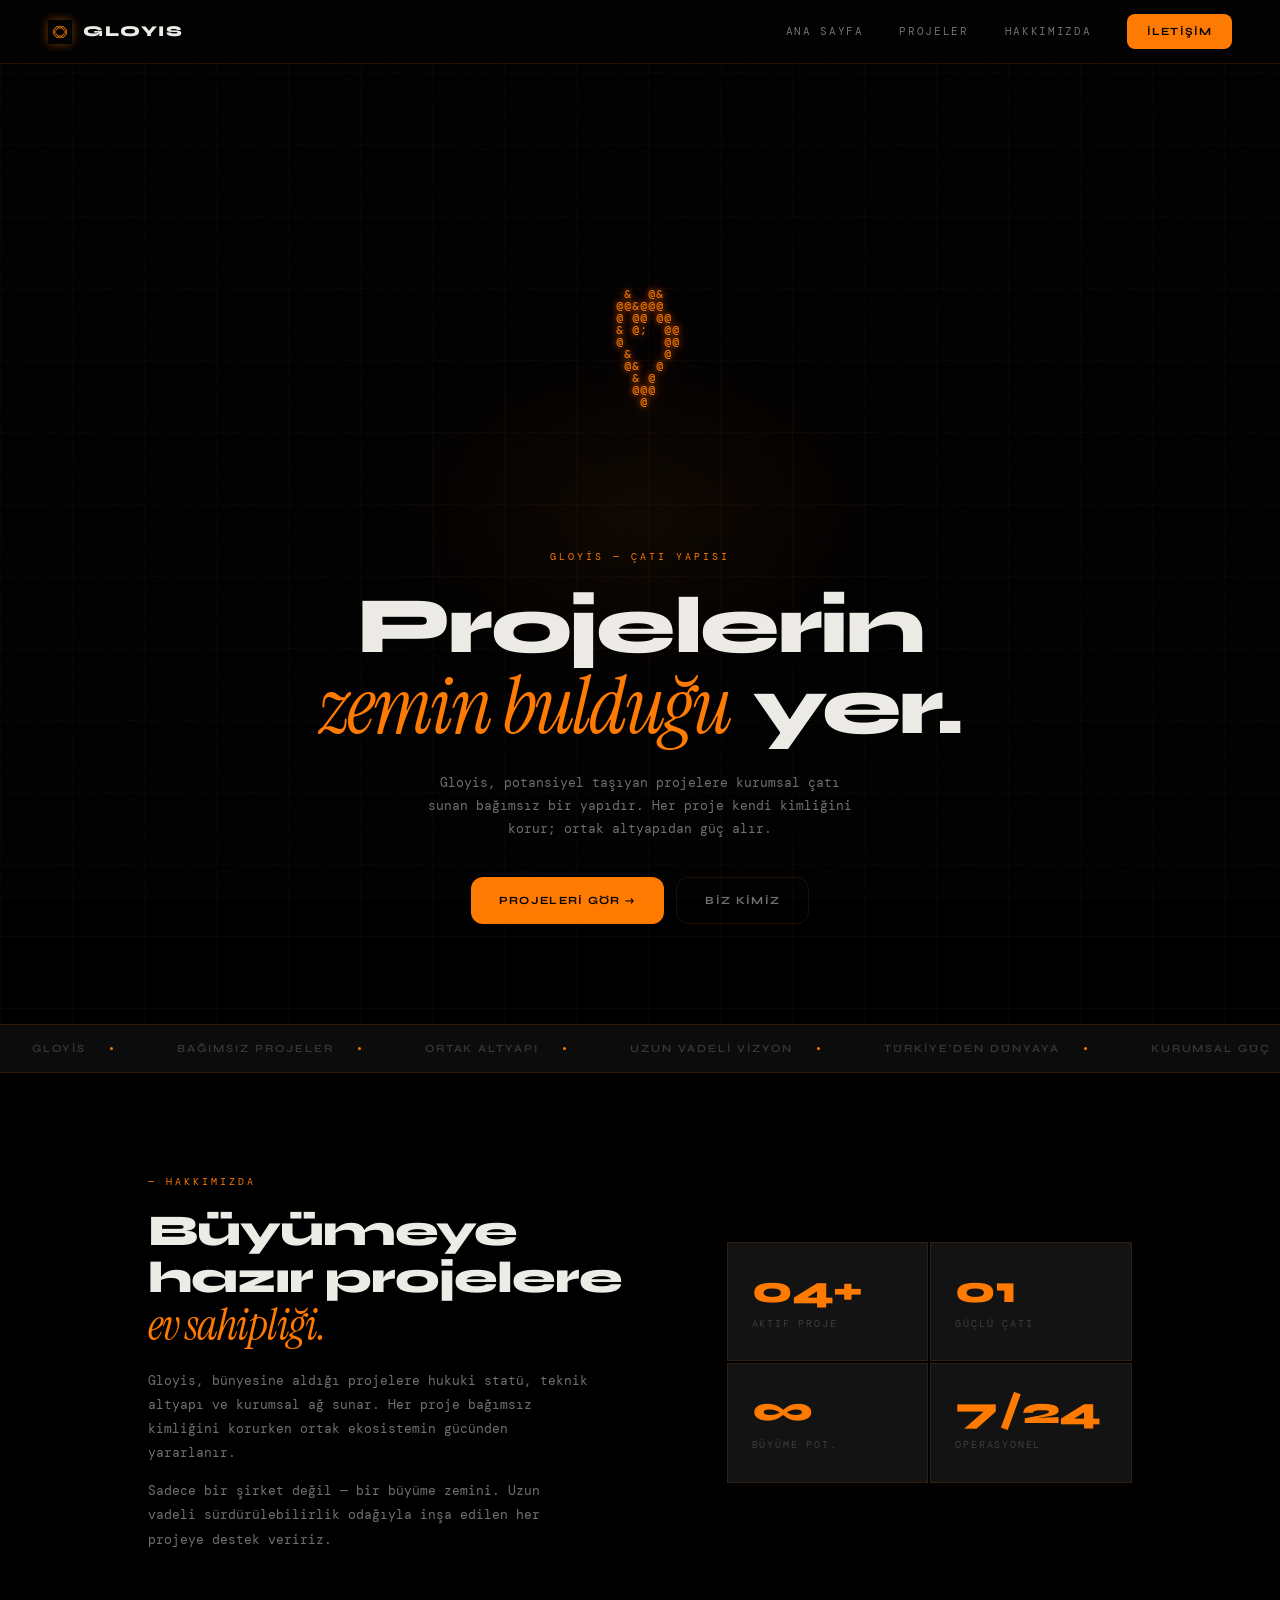
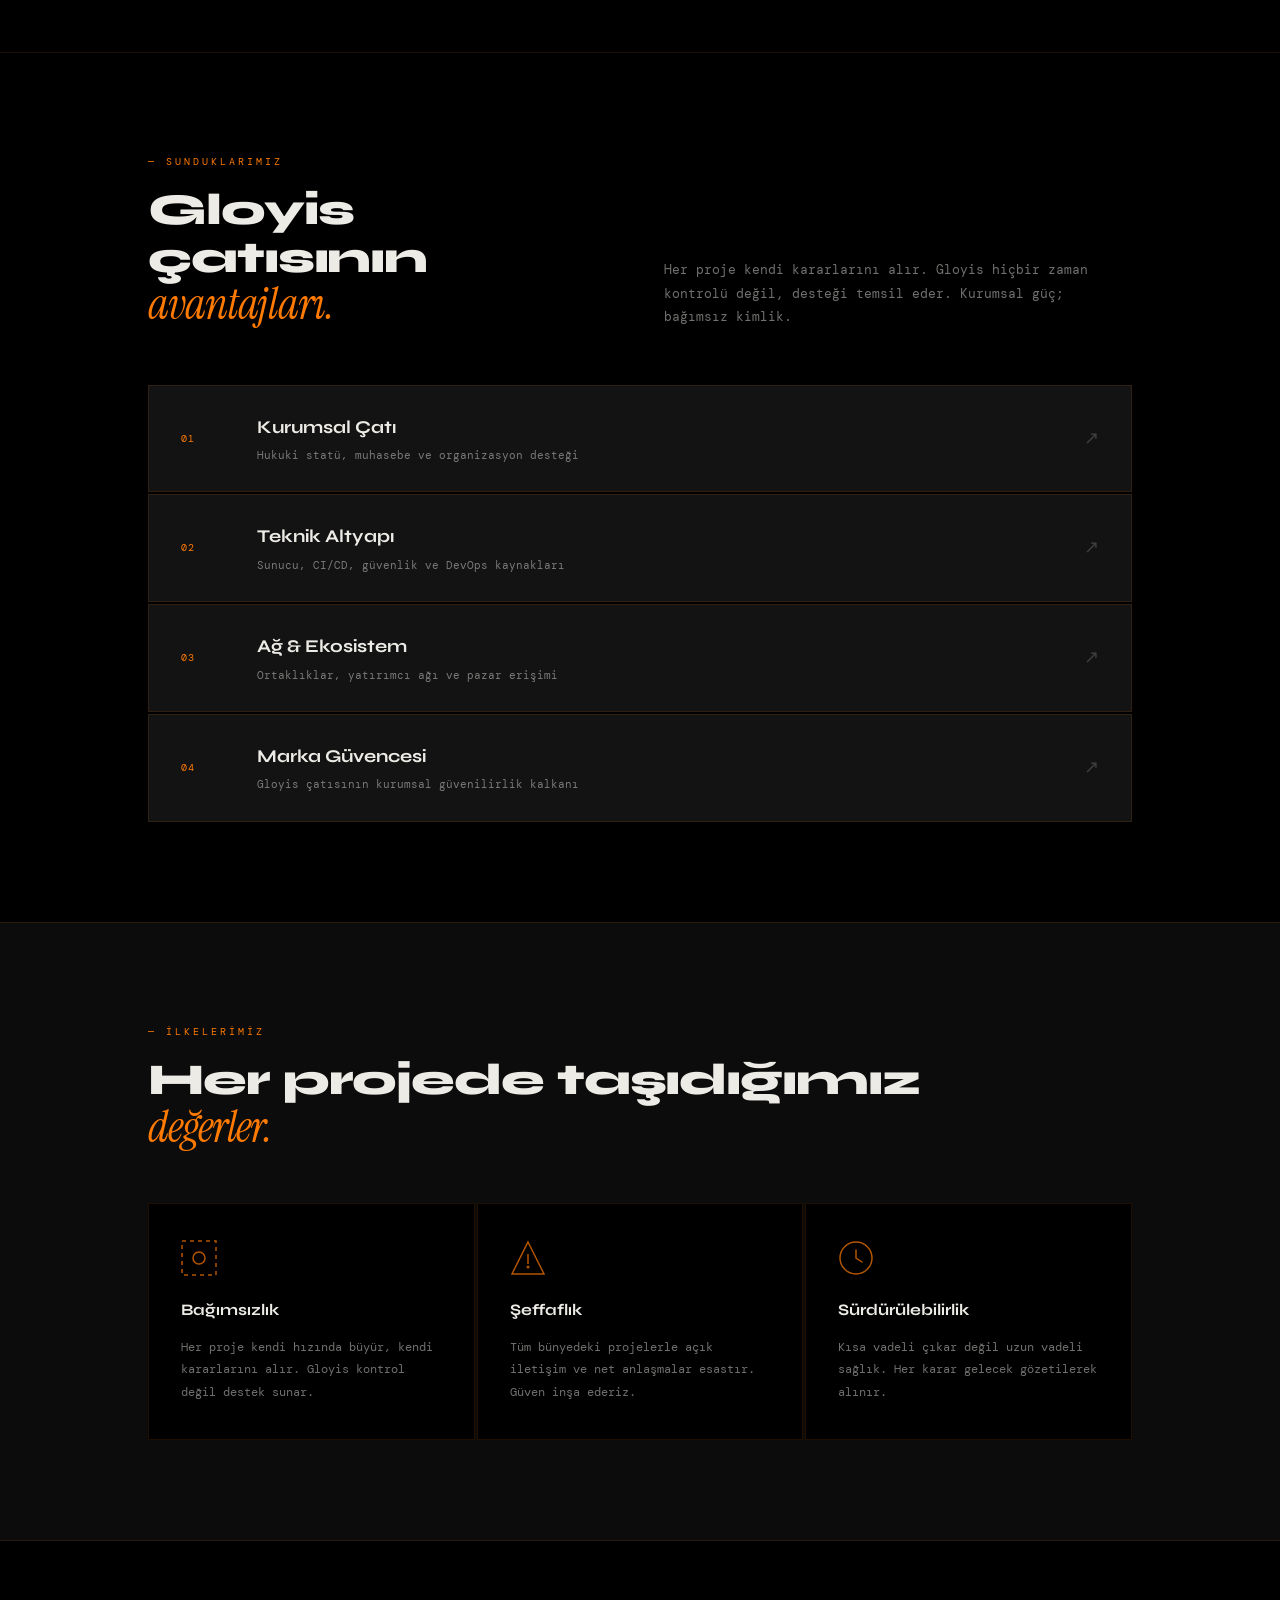
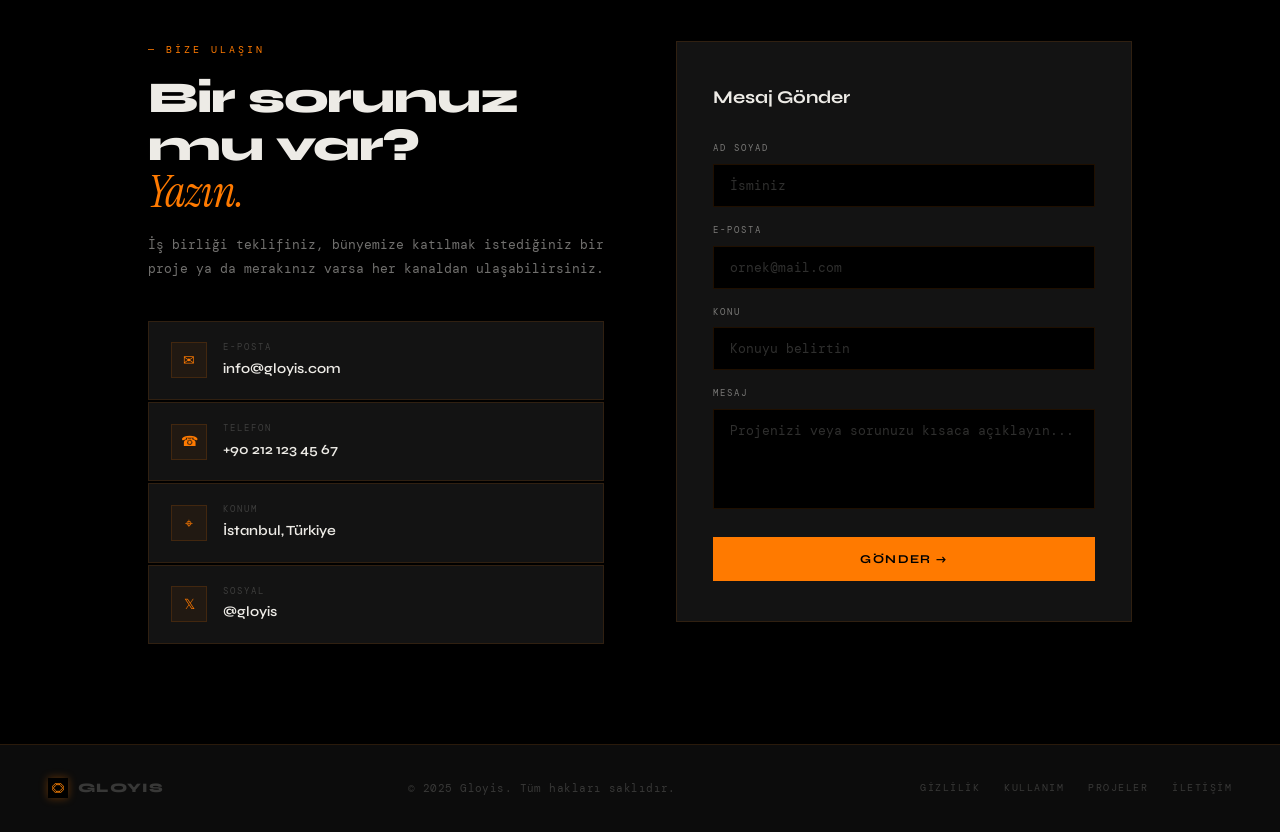
<file: index.html>
<!DOCTYPE html>
<html lang="tr">

<head>
  <meta charset="UTF-8" />
  <meta name="viewport" content="width=device-width, initial-scale=1.0" />
  <title>Gloyis — Projelerin Zemin Bulduğu Yer</title>
  <link rel="stylesheet" href="style.css" />
</head>

<body>

  <!-- ─── NAV ─── -->
  <header class="nav">
    <a class="nav-brand" href="index.html">
      <img src="logo.jpeg" alt="Gloyis" />
      <span class="nav-brand-name">GLOYIS</span>
    </a>
    <nav class="nav-links">
      <a href="index.html">Ana Sayfa</a>
      <a href="projects.html">Projeler</a>
      <a href="#about">Hakkımızda</a>
      <a href="#contact" class="nav-cta">İletişim</a>
    </nav>
  </header>


  <!-- ─── HERO ─── -->
  <section class="hero">
    <div class="hero-grid-bg" aria-hidden="true"></div>
    <div class="hero-ambient" aria-hidden="true"></div>

    <!-- Ray-marched ASCII hologram logo -->
    <pre id="holo-logo" aria-hidden="true"></pre>

    <!-- Copy -->
    <div class="hero-content">
      <p class="hero-eyebrow">Gloyis — Çatı Yapısı</p>
      <h1 class="hero-title">
        Projelerin<br /><em>zemin bulduğu</em> yer.
      </h1>
      <p class="hero-sub">
        Gloyis, potansiyel taşıyan projelere kurumsal çatı sunan bağımsız bir
        yapıdır. Her proje kendi kimliğini korur; ortak altyapıdan güç alır.
      </p>
      <div class="hero-actions">
        <a href="projects.html" class="btn btn-primary">Projeleri Gör →</a>
        <a href="#about" class="btn btn-outline">Biz Kimiz</a>
      </div>
    </div>
  </section>

  <script>
    // ── Ray-marched 3D hologram logo ──────────────────────────────────────────
    (function () {
      const CW = 52;
      const CH = 32;
      const RAMP = " .:;=xX$&@W";
      const CHAR_ASPECT = 0.5;

      const abs = Math.abs, max = Math.max, min = Math.min, sqrt = Math.sqrt;

      function len3(x, y, z) { return sqrt(x * x + y * y + z * z); }

      function rotY(p, a) {
        const c = Math.cos(a), s = Math.sin(a);
        return [p[0] * c - p[2] * s, p[1], p[0] * s + p[2] * c];
      }
      function rotX(p, a) {
        const c = Math.cos(a), s = Math.sin(a);
        return [p[0], p[1] * c - p[2] * s, p[1] * s + p[2] * c];
      }

      function sdDiamond2D(px, py, cx, cy, size) {
        const tx = px - cx, ty = py - cy;
        const rx = (tx - ty) * 0.7071, ry = (tx + ty) * 0.7071;
        const dx = abs(rx) - size, dy = abs(ry) - size;
        return sqrt(max(dx, 0) ** 2 + max(dy, 0) ** 2) + min(max(dx, dy), 0);
      }

      function sdHeart(px, py, pz) {
        const sy = py * 0.9;
        const dBase = sdDiamond2D(px, sy, 0.0, -0.25, 0.60);
        const dCut = sdDiamond2D(px, sy, 0.0, 0.45, 0.45);
        let d2d = max(dBase, -dCut);
        d2d = abs(d2d) - 0.08;
        const dz = abs(pz) - 0.08;
        return (sqrt(max(d2d, 0) ** 2 + max(dz, 0) ** 2) + min(max(d2d, dz), 0)) * 0.85;
      }

      function calcNormal(px, py, pz) {
        const e = 0.001, d = sdHeart(px, py, pz);
        const nx = sdHeart(px + e, py, pz) - d;
        const ny = sdHeart(px, py + e, pz) - d;
        const nz = sdHeart(px, py, pz + e) - d;
        const l = len3(nx, ny, nz);
        return [nx / l, ny / l, nz / l];
      }

      function buildFrame(t) {
        let frame = "";
        const ro = [0, 0, -2.5];
        const ld = [0.5, 0.8, -1.0];
        const ll = len3(ld[0], ld[1], ld[2]);
        const ldn = [ld[0] / ll, ld[1] / ll, ld[2] / ll];

        for (let y = 0; y < CH; y++) {
          for (let x = 0; x < CW; x++) {
            const nx = (x / (CW - 1)) * 2 - 1;
            const ny = -(y / (CH - 1)) * 2 + 1;
            const rd = [nx / CHAR_ASPECT, ny, 1.0];
            const rl = len3(rd[0], rd[1], rd[2]);
            const rdn = [rd[0] / rl, rd[1] / rl, rd[2] / rl];

            let td = 0, hit = false, p = [0, 0, 0];
            for (let i = 0; i < 45; i++) {
              p = [ro[0] + rdn[0] * td, ro[1] + rdn[1] * td, ro[2] + rdn[2] * td];
              p = rotY(p, t);
              p = rotX(p, Math.sin(t * 0.8) * 0.3);
              const d = sdHeart(p[0], p[1], p[2]);
              if (d < 0.005) { hit = true; break; }
              td += d;
              if (td > 5.0) break;
            }

            if (hit) {
              const n = calcNormal(p[0], p[1], p[2]);
              const diff = abs(n[0] * ldn[0] + n[1] * ldn[1] + n[2] * ldn[2]);
              const b = max(0, min(1, diff + 0.20));
              frame += RAMP[Math.floor(b * (RAMP.length - 1))];
            } else {
              frame += " ";
            }
          }
          frame += "\n";
        }
        return frame;
      }

      const el = document.getElementById('holo-logo');
      let t = 0;
      function tick() {
        t += 0.007; // yavaş dönüş
        el.textContent = buildFrame(t);
        requestAnimationFrame(tick);
      }
      tick();
    })();
  </script>


  <!-- ─── MARQUEE ─── -->
  <div class="marquee" aria-hidden="true">
    <div class="marquee-track">
      <span class="marquee-item">Gloyis<span class="marquee-sep"></span></span>
      <span class="marquee-item">Bağımsız Projeler<span class="marquee-sep"></span></span>
      <span class="marquee-item">Ortak Altyapı<span class="marquee-sep"></span></span>
      <span class="marquee-item">Uzun Vadeli Vizyon<span class="marquee-sep"></span></span>
      <span class="marquee-item">Türkiye'den Dünyaya<span class="marquee-sep"></span></span>
      <span class="marquee-item">Kurumsal Güç<span class="marquee-sep"></span></span>
      <span class="marquee-item">Gloyis<span class="marquee-sep"></span></span>
      <span class="marquee-item">Bağımsız Projeler<span class="marquee-sep"></span></span>
      <span class="marquee-item">Ortak Altyapı<span class="marquee-sep"></span></span>
      <span class="marquee-item">Uzun Vadeli Vizyon<span class="marquee-sep"></span></span>
      <span class="marquee-item">Türkiye'den Dünyaya<span class="marquee-sep"></span></span>
      <span class="marquee-item">Kurumsal Güç<span class="marquee-sep"></span></span>
    </div>
  </div>


  <!-- ─── ABOUT ─── -->
  <section class="about" id="about">
    <div class="container">
      <div class="about-grid">
        <div class="about-text">
          <span class="label">— Hakkımızda</span>
          <h2 class="h2">Büyümeye hazır projelere<br /><em>ev sahipliği.</em></h2>
          <p>
            Gloyis, bünyesine aldığı projelere hukuki statü, teknik altyapı
            ve kurumsal ağ sunar. Her proje bağımsız kimliğini korurken
            ortak ekosistemin gücünden yararlanır.
          </p>
          <p>
            Sadece bir şirket değil — bir büyüme zemini. Uzun vadeli
            sürdürülebilirlik odağıyla inşa edilen her projeye destek veririz.
          </p>
        </div>
        <div class="stats-block">
          <div class="stat">
            <div class="stat-num">04+</div>
            <div class="stat-label">Aktif Proje</div>
          </div>
          <div class="stat">
            <div class="stat-num">01</div>
            <div class="stat-label">Güçlü Çatı</div>
          </div>
          <div class="stat">
            <div class="stat-num">∞</div>
            <div class="stat-label">Büyüme Pot.</div>
          </div>
          <div class="stat">
            <div class="stat-num">7/24</div>
            <div class="stat-label">Operasyonel</div>
          </div>
        </div>
      </div>
    </div>
  </section>


  <!-- ─── SERVICES ─── -->
  <section class="services">
    <div class="container">
      <div class="services-header">
        <div>
          <span class="label">— Sunduklarımız</span>
          <h2 class="h2">Gloyis çatısının<br /><em>avantajları.</em></h2>
        </div>
        <p>
          Her proje kendi kararlarını alır. Gloyis hiçbir zaman kontrolü
          değil, desteği temsil eder. Kurumsal güç; bağımsız kimlik.
        </p>
      </div>
      <div class="service-list">
        <div class="service-row">
          <span class="service-idx">01</span>
          <div class="service-name">
            Kurumsal Çatı
            <small>Hukuki statü, muhasebe ve organizasyon desteği</small>
          </div>
          <span class="service-arrow">↗</span>
        </div>
        <div class="service-row">
          <span class="service-idx">02</span>
          <div class="service-name">
            Teknik Altyapı
            <small>Sunucu, CI/CD, güvenlik ve DevOps kaynakları</small>
          </div>
          <span class="service-arrow">↗</span>
        </div>
        <div class="service-row">
          <span class="service-idx">03</span>
          <div class="service-name">
            Ağ & Ekosistem
            <small>Ortaklıklar, yatırımcı ağı ve pazar erişimi</small>
          </div>
          <span class="service-arrow">↗</span>
        </div>
        <div class="service-row">
          <span class="service-idx">04</span>
          <div class="service-name">
            Marka Güvencesi
            <small>Gloyis çatısının kurumsal güvenilirlik kalkanı</small>
          </div>
          <span class="service-arrow">↗</span>
        </div>
      </div>
    </div>
  </section>


  <!-- ─── VALUES ─── -->
  <section class="values">
    <div class="container">
      <span class="label">— İlkelerimiz</span>
      <h2 class="h2">Her projede taşıdığımız<br /><em>değerler.</em></h2>
      <div class="values-grid">
        <div class="value-card">
          <svg class="value-icon" viewBox="0 0 36 36" fill="none" xmlns="http://www.w3.org/2000/svg">
            <rect x="1" y="1" width="34" height="34" stroke="#FF7A00" stroke-width="1.5" stroke-dasharray="4 4" />
            <circle cx="18" cy="18" r="6" stroke="#FF7A00" stroke-width="1.5" />
          </svg>
          <div class="value-title">Bağımsızlık</div>
          <p class="value-text">
            Her proje kendi hızında büyür, kendi kararlarını alır.
            Gloyis kontrol değil destek sunar.
          </p>
        </div>
        <div class="value-card">
          <svg class="value-icon" viewBox="0 0 36 36" fill="none" xmlns="http://www.w3.org/2000/svg">
            <polygon points="18,2 34,34 2,34" stroke="#FF7A00" stroke-width="1.5" fill="none" />
            <line x1="18" y1="14" x2="18" y2="24" stroke="#FF7A00" stroke-width="1.5" />
            <circle cx="18" cy="27" r="1.5" fill="#FF7A00" />
          </svg>
          <div class="value-title">Şeffaflık</div>
          <p class="value-text">
            Tüm bünyedeki projelerle açık iletişim ve net anlaşmalar esastır.
            Güven inşa ederiz.
          </p>
        </div>
        <div class="value-card">
          <svg class="value-icon" viewBox="0 0 36 36" fill="none" xmlns="http://www.w3.org/2000/svg">
            <circle cx="18" cy="18" r="16" stroke="#FF7A00" stroke-width="1.5" />
            <path d="M18 10 L18 18 L24 22" stroke="#FF7A00" stroke-width="1.5" stroke-linecap="round" />
          </svg>
          <div class="value-title">Sürdürülebilirlik</div>
          <p class="value-text">
            Kısa vadeli çıkar değil uzun vadeli sağlık. Her karar gelecek
            gözetilerek alınır.
          </p>
        </div>
      </div>
    </div>
  </section>


  <!-- ─── CONTACT ─── -->
  <section class="contact" id="contact">
    <div class="container">
      <div class="contact-grid">

        <!-- Left: info -->
        <div class="contact-left">
          <span class="label">— Bize Ulaşın</span>
          <h2 class="h2">Bir sorunuz mu var?<br /><em>Yazın.</em></h2>
          <p>
            İş birliği teklifiniz, bünyemize katılmak istediğiniz bir proje
            ya da merakınız varsa her kanaldan ulaşabilirsiniz.
          </p>
          <div class="contact-channels">
            <a class="contact-item" href="mailto:info@gloyis.com">
              <div class="contact-ico">✉</div>
              <div>
                <span class="contact-lbl">E-posta</span>
                <span class="contact-val">info@gloyis.com</span>
              </div>
            </a>
            <a class="contact-item" href="tel:+902121234567">
              <div class="contact-ico">☎</div>
              <div>
                <span class="contact-lbl">Telefon</span>
                <span class="contact-val">+90 212 123 45 67</span>
              </div>
            </a>
            <a class="contact-item" href="#">
              <div class="contact-ico">⌖</div>
              <div>
                <span class="contact-lbl">Konum</span>
                <span class="contact-val">İstanbul, Türkiye</span>
              </div>
            </a>
            <a class="contact-item" href="#">
              <div class="contact-ico">𝕏</div>
              <div>
                <span class="contact-lbl">Sosyal</span>
                <span class="contact-val">@gloyis</span>
              </div>
            </a>
          </div>
        </div>

        <!-- Right: form -->
        <div class="contact-form">
          <p class="form-title">Mesaj Gönder</p>
          <div class="form-group">
            <label class="form-label">Ad Soyad</label>
            <input type="text" class="form-input" placeholder="İsminiz" />
          </div>
          <div class="form-group">
            <label class="form-label">E-posta</label>
            <input type="email" class="form-input" placeholder="ornek@mail.com" />
          </div>
          <div class="form-group">
            <label class="form-label">Konu</label>
            <input type="text" class="form-input" placeholder="Konuyu belirtin" />
          </div>
          <div class="form-group">
            <label class="form-label">Mesaj</label>
            <textarea class="form-textarea" placeholder="Projenizi veya sorunuzu kısaca açıklayın..."></textarea>
          </div>
          <button class="form-submit">Gönder →</button>
        </div>

      </div>
    </div>
  </section>


  <!-- ─── FOOTER ─── -->
  <footer class="footer">
    <div class="footer-brand">
      <img src="logo.jpeg" alt="Gloyis" />
      <span class="footer-brand-name">GLOYIS</span>
    </div>
    <p class="footer-copy">© 2025 Gloyis. Tüm hakları saklıdır.</p>
    <nav class="footer-links">
      <a href="#">Gizlilik</a>
      <a href="#">Kullanım</a>
      <a href="projects.html">Projeler</a>
      <a href="#contact">İletişim</a>
    </nav>
  </footer>

</body>

</html>
</file>
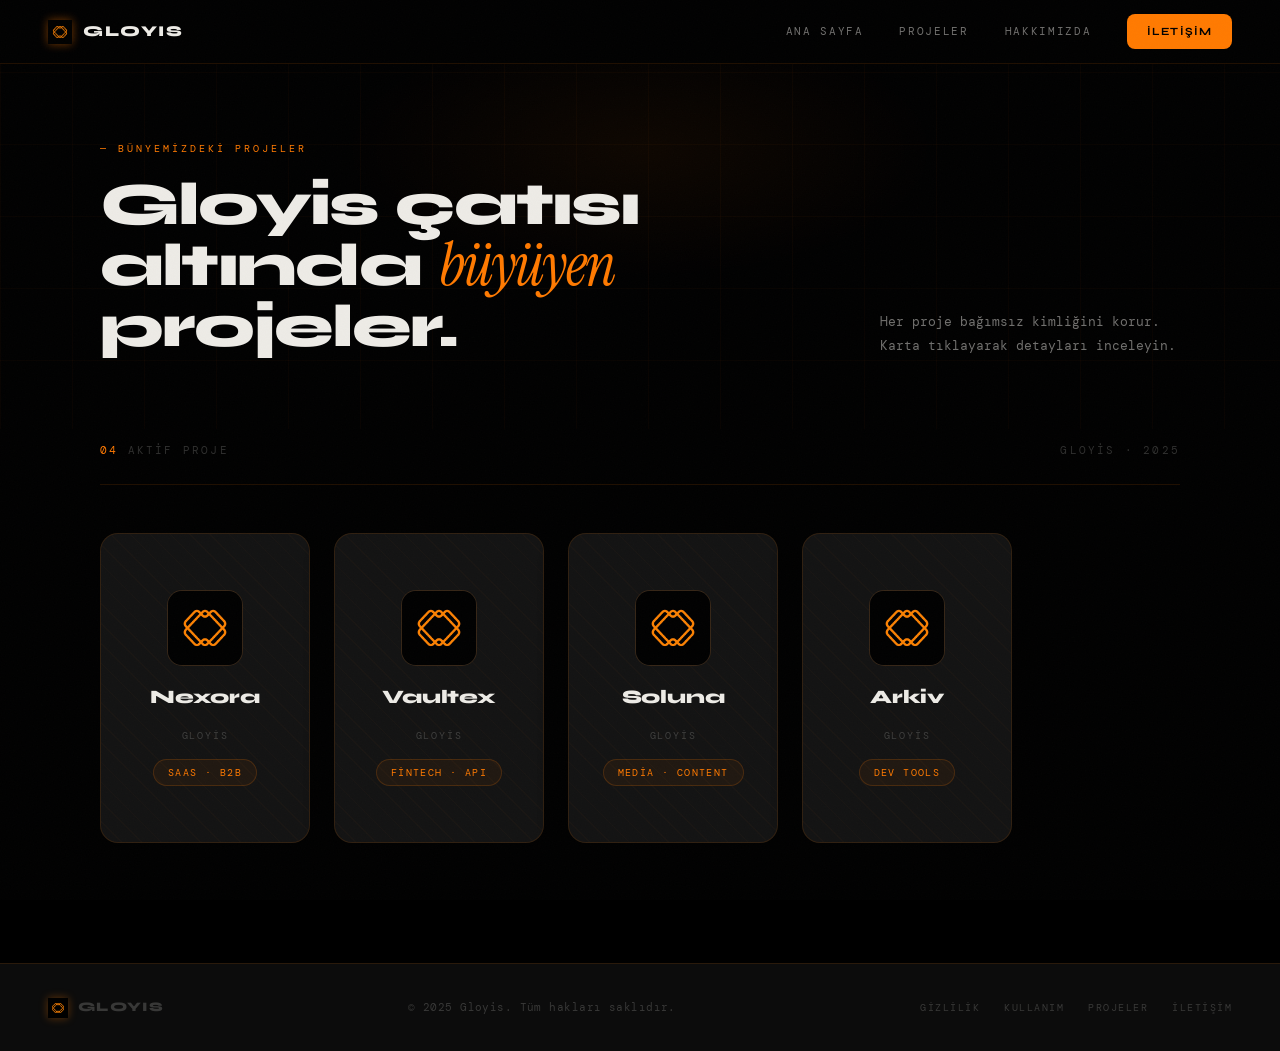
<file: projects.html>
<!DOCTYPE html>
<html lang="tr">

<head>
  <meta charset="UTF-8" />
  <meta name="viewport" content="width=device-width, initial-scale=1.0" />
  <title>Gloyis — Projeler</title>
  <link rel="stylesheet" href="style.css" />
</head>

<body>

  <header class="nav">
    <a class="nav-brand" href="index.html">
      <img src="logo.jpeg" alt="Gloyis" />
      <span class="nav-brand-name">GLOYIS</span>
    </a>
    <nav class="nav-links">
      <a href="index.html">Ana Sayfa</a>
      <a href="projects.html">Projeler</a>
      <a href="index.html#about">Hakkımızda</a>
      <a href="index.html#contact" class="nav-cta">İletişim</a>
    </nav>
  </header>

  <!-- MODAL -->
  <div class="modal-overlay" id="modal-overlay">
    <div class="modal-box" id="modal-box">
      <button class="modal-close" id="modal-close">✕</button>

      <div class="modal-visual" id="modal-visual">
        <!-- JS ile doldurulacak -->
      </div>

      <div class="modal-detail" id="modal-detail">
        <!-- JS ile doldurulacak -->
      </div>
    </div>
  </div>

  <section class="page-hero">
    <div class="page-hero-bg" aria-hidden="true"></div>
    <div class="page-hero-ambient" aria-hidden="true"></div>
    <div class="page-hero-inner">
      <div>
        <span class="label">— Bünyemizdeki Projeler</span>
        <h1 class="ph-title">Gloyis çatısı<br />altında <em>büyüyen</em><br />projeler.</h1>
      </div>
      <p class="ph-sub">Her proje bağımsız kimliğini korur. Karta tıklayarak detayları inceleyin.</p>
    </div>
  </section>

  <section class="projects-section">
    <div class="projects-inner">
      <div class="projects-meta">
        <p class="projects-count"><span>04</span> aktif proje</p>
        <p class="projects-count">Gloyis · 2025</p>
      </div>
      <div class="cards-row" id="cards-row"></div>
    </div>
  </section>

  <footer class="footer">
    <div class="footer-brand">
      <img src="logo.jpeg" alt="Gloyis" />
      <span class="footer-brand-name">GLOYIS</span>
    </div>
    <p class="footer-copy">© 2025 Gloyis. Tüm hakları saklıdır.</p>
    <nav class="footer-links">
      <a href="#">Gizlilik</a>
      <a href="#">Kullanım</a>
      <a href="projects.html">Projeler</a>
      <a href="index.html#contact">İletişim</a>
    </nav>
  </footer>

  <script>
    // ── Proje verisi ──────────────────────────────────────────────────────────
    // logo: kartın ön yüzünde gösterilen proje logosu
    // screenshot: modal'ın sol panelinde gösterilen uygulama görseli
    //   → null bırakırsanız logo placeholder gösterilir
    const PROJECTS = [
      {
        id: 'nexora', name: 'Nexora', owner: 'Gloyis', tag: 'SaaS · B2B',
        logo: 'logo.jpeg',        // proje logosu
        screenshot: null,          // uygulama görseli — 'nexora-screenshot.jpg' gibi
        desc: 'Kurumsal iş süreçlerini otomatikleştiren yapay zeka destekli SaaS platformu. KOBİ\'lere enterprise düzeyinde otomasyon sunar.',
        team: [
          { role: 'Project Lead', name: 'Ahmet Kaya' },
          { role: 'Backend', name: 'Sercan Demir' },
          { role: 'Frontend', name: 'Elif Şahin' },
          { role: 'Designer', name: 'Mert Arslan' },
        ], link: '#',
      },
      {
        id: 'vaultex', name: 'Vaultex', owner: 'Gloyis', tag: 'Fintech · API',
        logo: 'logo.jpeg',
        screenshot: null,
        desc: 'Geliştiricilere yönelik güvenli ödeme ve cüzdan altyapısı API\'si. Tek entegrasyonla çoklu ödeme kanallarını yönetir.',
        team: [
          { role: 'Project Lead', name: 'Burak Yıldız' },
          { role: 'Backend', name: 'Can Öztürk' },
          { role: 'Security', name: 'Hande Çelik' },
          { role: 'DevOps', name: 'Oğuz Karan' },
        ], link: '#',
      },
      {
        id: 'soluna', name: 'Soluna', owner: 'Gloyis', tag: 'Media · Content',
        logo: 'logo.jpeg',
        screenshot: null,
        desc: 'Yaratıcı içerik üreticileri için geliştirilmiş dijital yayın ve monetizasyon platformu. Bağımsız yayıncılığı sürdürülebilir kılar.',
        team: [
          { role: 'Project Lead', name: 'Zeynep Aydın' },
          { role: 'Frontend', name: 'Kaan Doğan' },
          { role: 'Designer', name: 'İpek Yılmaz' },
          { role: 'Marketing', name: 'Deniz Kılıç' },
        ], link: '#',
      },
      {
        id: 'arkiv', name: 'Arkiv', owner: 'Gloyis', tag: 'Dev Tools',
        logo: 'logo.jpeg',
        screenshot: null,
        desc: 'Yazılım ekipleri için yapılandırılmış dokümantasyon ve bilgi yönetim aracı. Kod tabanı ile dokümanlar arasındaki köprüyü kurar.',
        team: [
          { role: 'Project Lead', name: 'Furkan Şen' },
          { role: 'Backend', name: 'Alp Güneş' },
          { role: 'Frontend', name: 'Selin Kurt' },
          { role: 'Designer', name: 'Bora Akın' },
        ], link: '#',
      },
    ];

    // ── Kartları render et ───────────────────────────────────────────────────
    const row = document.getElementById('cards-row');

    PROJECTS.forEach(proj => {
      const wrap = document.createElement('div');
      wrap.className = 'card-wrap';
      wrap.dataset.id = proj.id;
      wrap.innerHTML = `
      <div class="card-inner">
        <!-- Ön yüz -->
        <div class="card-face card-face-front">
          <div class="card-pattern"></div>
          <span class="c-tr"></span>
          <span class="c-bl"></span>
          <div class="card-front-content">
            <div class="cf-logo"><img src="${proj.logo}" alt="${proj.name}" /></div>
            <div class="cf-name">${proj.name}</div>
            <div class="cf-owner">${proj.owner}</div>
            <div class="cf-tag">${proj.tag}</div>
          </div>
        </div>
        <!-- Arka yüz (takla sırasında görünür, hemen modal açılır) -->
        <div class="card-face card-face-back">
          <div class="card-face-back-glow"></div>
        </div>
      </div>
    `;
      wrap.addEventListener('click', () => handleCardClick(wrap, proj));
      row.appendChild(wrap);
    });

    // ── Modal ────────────────────────────────────────────────────────────────
    const overlay = document.getElementById('modal-overlay');
    const modalClose = document.getElementById('modal-close');
    const mVisual = document.getElementById('modal-visual');
    const mDetail = document.getElementById('modal-detail');

    let activeCard = null;

    function handleCardClick(wrap, proj) {
      if (activeCard) return; // takla bitene kadar tekrar tıklamayı engelle
      activeCard = wrap;

      // 1. Kart takla atar
      wrap.classList.add('flipping');

      // 2. Takla yarısında (~275ms) modal içeriğini doldur ve aç
      setTimeout(() => {
        fillModal(proj);
        openModal();
      }, 275);

      // 3. Takla bittikten sonra kartı sıfırla (modal arkada kalır)
      setTimeout(() => {
        wrap.classList.remove('flipping');
      }, 600);
    }

    function fillModal(proj) {
      // Sol: screenshot varsa img, yoksa logo placeholder
      if (proj.screenshot) {
        mVisual.innerHTML = `
        <img class="modal-app-img" src="${proj.screenshot}" alt="${proj.name} ekran görüntüsü" />
      `;
      } else {
        mVisual.innerHTML = `
        <div class="modal-visual-placeholder">
          <div class="modal-vlogo"><img src="${proj.logo}" alt="${proj.name}" /></div>
          <div class="modal-vname">${proj.name}</div>
        </div>
      `;
      }

      // Sağ: detay
      mDetail.innerHTML = `
      <div class="modal-tag">${proj.tag}</div>
      <div class="modal-name">${proj.name}</div>
      <p class="modal-desc">${proj.desc}</p>
      <div class="modal-team-label">— Ekip</div>
      <div class="modal-team">
        ${proj.team.map(m => `
          <div class="modal-member">
            <span class="modal-role">${m.role}</span>
            <span class="modal-mname">${m.name}</span>
          </div>
        `).join('')}
      </div>
      <div class="modal-footer">
        <a href="${proj.link}" class="modal-btn">Projeyi Gör →</a>
        <button class="modal-btn-ghost" id="modal-back-btn">Kapat</button>
      </div>
    `;

      document.getElementById('modal-back-btn')
        .addEventListener('click', closeModal);
    }

    function openModal() {
      overlay.classList.add('visible');
      document.body.style.overflow = 'hidden';
    }

    function closeModal() {
      overlay.classList.remove('visible');
      document.body.style.overflow = '';
      // Animasyon bitince reset
      setTimeout(() => {
        mVisual.innerHTML = '';
        mDetail.innerHTML = '';
        activeCard = null;
      }, 350);
    }

    modalClose.addEventListener('click', closeModal);
    overlay.addEventListener('click', e => { if (e.target === overlay) closeModal(); });
    document.addEventListener('keydown', e => { if (e.key === 'Escape') closeModal(); });
  </script>
</body>

</html>
</file>
<file: style.css>
/* ═══════════════════════════════════════
   GLOYIS — Global Stylesheet
   ═══════════════════════════════════════ */

/* ─── FONTS ─── */
@import url('https://fonts.googleapis.com/css2?family=Syne:wght@400;600;700;800&family=DM+Mono:wght@300;400;500&family=Instrument+Serif:ital@0;1&display=swap');

/* ─── VARIABLES ─── */
:root {
  --orange: #FF7A00;
  --orange-soft: #FF9A3C;
  --orange-dim: #B85500;
  --orange-glow: rgba(255, 122, 0, 0.14);
  --orange-trace: rgba(255, 122, 0, 0.06);

  --black: #000000;
  --surface: #0c0c0c;
  --surface-2: #131313;
  --surface-3: #1a1a1a;

  --border: rgba(255, 122, 0, 0.12);
  --border-hover: rgba(255, 122, 0, 0.3);

  --text: #edebe6;
  --text-muted: rgba(237, 235, 230, 0.48);
  --text-dim: rgba(237, 235, 230, 0.2);

  --font-head: 'Syne', sans-serif;
  --font-body: 'DM Mono', monospace;
  --font-serif: 'Instrument Serif', serif;

  --radius: 12px;
  --transition: 0.22s ease;
}

/* ─── RESET ─── */
*,
*::before,
*::after {
  box-sizing: border-box;
  margin: 0;
  padding: 0;
}

html {
  scroll-behavior: smooth;
  -webkit-font-smoothing: antialiased;
}

body {
  background: var(--black);
  color: var(--text);
  font-family: var(--font-body);
  font-size: 13px;
  line-height: 1.75;
  overflow-x: hidden;
}

img {
  display: block;
  max-width: 100%;
}

a {
  color: inherit;
  text-decoration: none;
}

ul {
  list-style: none;
}

button {
  cursor: pointer;
  border: none;
  outline: none;
  background: none;
}

/* ─── SCROLLBAR ─── */
::-webkit-scrollbar {
  width: 3px;
}

::-webkit-scrollbar-track {
  background: var(--black);
}

::-webkit-scrollbar-thumb {
  background: var(--orange-dim);
}

/* ─── NOISE LAYER ─── */
body::after {
  content: '';
  position: fixed;
  inset: 0;
  pointer-events: none;
  z-index: 9998;
  opacity: 0.4;
  background-image: url("data:image/svg+xml,%3Csvg xmlns='http://www.w3.org/2000/svg' width='300' height='300'%3E%3Cfilter id='n'%3E%3CfeTurbulence type='fractalNoise' baseFrequency='0.75' numOctaves='4' stitchTiles='stitch'/%3E%3C/filter%3E%3Crect width='300' height='300' filter='url(%23n)' opacity='0.05'/%3E%3C/svg%3E");
  background-size: 300px;
}

/* ─── LAYOUT ─── */
.container {
  max-width: 1080px;
  margin: 0 auto;
  padding: 0 48px;
}

.section-pad {
  padding: 100px 0;
}

/* ─── TYPOGRAPHY ─── */
.label {
  font-family: var(--font-body);
  font-size: 10px;
  letter-spacing: 0.3em;
  text-transform: uppercase;
  color: var(--orange);
  display: block;
  margin-bottom: 16px;
}

.h2 {
  font-family: var(--font-head);
  font-size: clamp(28px, 3.5vw, 44px);
  font-weight: 800;
  line-height: 1.08;
  letter-spacing: -0.025em;
  color: var(--text);
}

.h2 em {
  font-style: italic;
  font-family: var(--font-serif);
  color: var(--orange);
  font-weight: 400;
}

.body-text {
  color: var(--text-muted);
  font-size: 13px;
  line-height: 1.85;
  max-width: 480px;
}

/* ─── RULE DIVIDER ─── */
.rule {
  border: none;
  border-top: 1px solid var(--border);
}

/* ─── BUTTONS ─── */
.btn {
  display: inline-flex;
  align-items: center;
  gap: 10px;
  font-family: var(--font-head);
  font-size: 11px;
  font-weight: 700;
  letter-spacing: 0.12em;
  text-transform: uppercase;
  padding: 13px 28px;
  border-radius: var(--radius);
  transition: var(--transition);
}

.btn-primary {
  background: var(--orange);
  color: var(--black);
}

.btn-primary:hover {
  background: var(--orange-soft);
  box-shadow: 0 0 28px rgba(255, 122, 0, 0.35);
}

.btn-outline {
  border: 1px solid var(--border);
  color: var(--text-muted);
}

.btn-outline:hover {
  border-color: var(--border-hover);
  color: var(--text);
}

/* ════════════════════════════════════════
   NAV
   ════════════════════════════════════════ */
.nav {
  position: fixed;
  top: 0;
  left: 0;
  right: 0;
  z-index: 200;
  display: flex;
  align-items: center;
  justify-content: space-between;
  padding: 0 48px;
  height: 64px;
  background: rgba(0, 0, 0, 0.85);
  backdrop-filter: blur(16px);
  -webkit-backdrop-filter: blur(16px);
  border-bottom: 1px solid var(--border);
}

.nav-brand {
  display: flex;
  align-items: center;
  gap: 11px;
}

.nav-brand img {
  width: 24px;
  height: 24px;
  object-fit: contain;
  filter: drop-shadow(0 0 5px rgba(255, 122, 0, 0.45));
}

.nav-brand-name {
  font-family: var(--font-head);
  font-weight: 800;
  font-size: 15px;
  letter-spacing: 0.1em;
  color: var(--text);
}

.nav-links {
  display: flex;
  align-items: center;
  gap: 36px;
}

.nav-links a {
  font-family: var(--font-body);
  font-size: 11px;
  letter-spacing: 0.15em;
  text-transform: uppercase;
  color: var(--text-muted);
  transition: color var(--transition);
}

.nav-links a:hover {
  color: var(--orange);
}

.nav-links .nav-cta {
  font-family: var(--font-head);
  font-size: 11px;
  font-weight: 700;
  letter-spacing: 0.1em;
  color: var(--black);
  background: var(--orange);
  padding: 8px 20px;
  border-radius: 8px;
  transition: background var(--transition), box-shadow var(--transition);
}

.nav-links .nav-cta:hover {
  background: var(--orange-soft);
  box-shadow: 0 0 20px rgba(255, 122, 0, 0.35);
  color: var(--black);
}

/* ════════════════════════════════════════
   HERO — LOGO TEXT SPIN
   ════════════════════════════════════════ */
.hero {
  min-height: 100vh;
  display: flex;
  flex-direction: column;
  align-items: center;
  justify-content: center;
  padding: 120px 48px 100px;
  position: relative;
  overflow: hidden;
}

/* Subtle grid */
.hero-grid-bg {
  position: absolute;
  inset: 0;
  background-image:
    linear-gradient(rgba(255, 122, 0, 0.035) 1px, transparent 1px),
    linear-gradient(90deg, rgba(255, 122, 0, 0.035) 1px, transparent 1px);
  background-size: 72px 72px;
  pointer-events: none;
}

/* Center ambient */
.hero-ambient {
  position: absolute;
  top: 50%;
  left: 50%;
  transform: translate(-50%, -50%);
  width: 600px;
  height: 400px;
  background: radial-gradient(ellipse, rgba(255, 122, 0, 0.06) 0%, transparent 65%);
  pointer-events: none;
}

/* ── Ray-marched ASCII hologram logo ── */
#holo-logo {
  font-family: 'DM Mono', 'Courier New', monospace;
  font-size: 12px;
  line-height: 1.0;
  letter-spacing: 0.08em;
  white-space: pre;
  color: var(--orange);
  text-shadow:
    0 0 6px rgba(255, 122, 0, 0.85),
    0 0 18px rgba(255, 122, 0, 0.45),
    0 0 36px rgba(255, 122, 0, 0.2);
  user-select: none;
  margin-bottom: 44px;
}

/* ── Hero copy ── */
.hero-content {
  text-align: center;
  max-width: 680px;
  opacity: 0;
  animation: hero-in 0.9s 0.3s forwards;
}

.hero-eyebrow {
  font-family: var(--font-body);
  font-size: 10px;
  letter-spacing: 0.3em;
  text-transform: uppercase;
  color: var(--orange);
  margin-bottom: 20px;
}

.hero-title {
  font-family: var(--font-head);
  font-size: clamp(42px, 7vw, 80px);
  font-weight: 800;
  line-height: 1;
  letter-spacing: -0.03em;
  color: var(--text);
  margin-bottom: 24px;
}

.hero-title em {
  font-style: italic;
  font-family: var(--font-serif);
  color: var(--orange);
  font-weight: 400;
}

.hero-sub {
  font-size: 13px;
  color: var(--text-muted);
  line-height: 1.8;
  margin: 0 auto 36px;
  max-width: 440px;
}

.hero-actions {
  display: flex;
  gap: 12px;
  justify-content: center;
}

@keyframes hero-in {
  from {
    opacity: 0;
    transform: translateY(18px);
  }

  to {
    opacity: 1;
    transform: translateY(0);
  }
}

/* ════════════════════════════════════════
   MARQUEE
   ════════════════════════════════════════ */
.marquee {
  border-top: 1px solid var(--border);
  border-bottom: 1px solid var(--border);
  background: var(--surface);
  padding: 14px 0;
  overflow: hidden;
}

.marquee-track {
  display: flex;
  animation: marquee-move 28s linear infinite;
  white-space: nowrap;
}

.marquee-item {
  display: inline-flex;
  align-items: center;
  gap: 24px;
  padding: 0 32px;
  font-family: var(--font-head);
  font-size: 11px;
  font-weight: 600;
  letter-spacing: 0.18em;
  text-transform: uppercase;
  color: var(--text-dim);
  flex-shrink: 0;
}

.marquee-sep {
  width: 3px;
  height: 3px;
  background: var(--orange);
  border-radius: 50%;
  flex-shrink: 0;
}

@keyframes marquee-move {
  from {
    transform: translateX(0);
  }

  to {
    transform: translateX(-50%);
  }
}

/* ════════════════════════════════════════
   ABOUT
   ════════════════════════════════════════ */
.about {
  padding: 100px 0;
}

.about-grid {
  display: grid;
  grid-template-columns: 5fr 4fr;
  gap: 72px;
  align-items: center;
}

.about-text .h2 {
  margin-bottom: 20px;
}

.about-text p {
  color: var(--text-muted);
  font-size: 13px;
  line-height: 1.85;
  margin-top: 14px;
  max-width: 440px;
}

.stats-block {
  display: grid;
  grid-template-columns: 1fr 1fr;
  gap: 2px;
}

.stat {
  background: var(--surface-2);
  border: 1px solid var(--border);
  padding: 28px 24px;
  transition: border-color var(--transition);
  position: relative;
  overflow: hidden;
}

.stat::before {
  content: '';
  position: absolute;
  top: 0;
  left: 0;
  right: 0;
  height: 1px;
  background: linear-gradient(90deg, var(--orange), transparent);
  opacity: 0;
  transition: opacity var(--transition);
}

.stat:hover {
  border-color: var(--border-hover);
}

.stat:hover::before {
  opacity: 1;
}

.stat-num {
  font-family: var(--font-head);
  font-size: 38px;
  font-weight: 800;
  color: var(--orange);
  line-height: 1;
  letter-spacing: -0.02em;
}

.stat-label {
  font-size: 10px;
  letter-spacing: 0.18em;
  text-transform: uppercase;
  color: var(--text-dim);
  margin-top: 6px;
}

/* ════════════════════════════════════════
   SERVICES
   ════════════════════════════════════════ */
.services {
  padding: 100px 0;
  border-top: 1px solid var(--border);
}

.services-header {
  display: grid;
  grid-template-columns: 1fr 1fr;
  gap: 48px;
  align-items: end;
  margin-bottom: 56px;
}

.services-header p {
  color: var(--text-muted);
  font-size: 13px;
  line-height: 1.8;
}

.service-list {
  display: flex;
  flex-direction: column;
  gap: 2px;
}

.service-row {
  display: grid;
  grid-template-columns: 52px 1fr auto;
  align-items: center;
  gap: 24px;
  padding: 26px 32px;
  background: var(--surface-2);
  border: 1px solid var(--border);
  transition: background var(--transition), border-color var(--transition);
  position: relative;
}

.service-row::before {
  content: '';
  position: absolute;
  left: 0;
  top: 0;
  bottom: 0;
  width: 2px;
  background: var(--orange);
  transform: scaleY(0);
  transform-origin: bottom;
  transition: transform var(--transition);
}

.service-row:hover {
  background: var(--surface-3);
  border-color: var(--border-hover);
}

.service-row:hover::before {
  transform: scaleY(1);
}

.service-idx {
  font-family: var(--font-body);
  font-size: 10px;
  letter-spacing: 0.1em;
  color: var(--orange);
}

.service-name {
  font-family: var(--font-head);
  font-size: 18px;
  font-weight: 700;
  color: var(--text);
}

.service-name small {
  display: block;
  font-family: var(--font-body);
  font-size: 11px;
  font-weight: 400;
  color: var(--text-muted);
  margin-top: 3px;
  letter-spacing: 0;
}

.service-arrow {
  font-size: 18px;
  color: var(--text-dim);
  transition: color var(--transition), transform var(--transition);
}

.service-row:hover .service-arrow {
  color: var(--orange);
  transform: translate(3px, -3px);
}

/* ════════════════════════════════════════
   VALUES
   ════════════════════════════════════════ */
.values {
  padding: 100px 0;
  background: var(--surface);
  border-top: 1px solid var(--border);
  border-bottom: 1px solid var(--border);
}

.values-grid {
  display: grid;
  grid-template-columns: repeat(3, 1fr);
  gap: 2px;
  margin-top: 52px;
}

.value-card {
  background: var(--black);
  border: 1px solid var(--border);
  padding: 36px 32px;
  transition: border-color var(--transition);
}

.value-card:hover {
  border-color: var(--border-hover);
}

.value-icon {
  display: block;
  width: 36px;
  height: 36px;
  margin-bottom: 20px;
  opacity: 0.7;
}

.value-title {
  font-family: var(--font-head);
  font-size: 16px;
  font-weight: 700;
  color: var(--text);
  margin-bottom: 12px;
}

.value-text {
  font-size: 12px;
  color: var(--text-muted);
  line-height: 1.85;
}

/* ════════════════════════════════════════
   CONTACT
   ════════════════════════════════════════ */
.contact {
  padding: 100px 0;
}

.contact-grid {
  display: grid;
  grid-template-columns: 1fr 1fr;
  gap: 72px;
  align-items: start;
}

.contact-left .h2 {
  margin-bottom: 16px;
}

.contact-left>p {
  color: var(--text-muted);
  font-size: 13px;
  line-height: 1.85;
  margin-bottom: 40px;
}

.contact-channels {
  display: flex;
  flex-direction: column;
  gap: 2px;
}

.contact-item {
  display: flex;
  align-items: center;
  gap: 16px;
  padding: 18px 22px;
  background: var(--surface-2);
  border: 1px solid var(--border);
  transition: border-color var(--transition), background var(--transition);
}

.contact-item:hover {
  border-color: var(--border-hover);
  background: var(--surface-3);
}

.contact-ico {
  width: 36px;
  height: 36px;
  display: flex;
  align-items: center;
  justify-content: center;
  background: var(--orange-trace);
  border: 1px solid rgba(255, 122, 0, 0.15);
  font-size: 14px;
  flex-shrink: 0;
  color: var(--orange);
}

.contact-lbl {
  display: block;
  font-size: 9px;
  letter-spacing: 0.22em;
  text-transform: uppercase;
  color: var(--text-dim);
}

.contact-val {
  display: block;
  font-family: var(--font-head);
  font-size: 14px;
  font-weight: 600;
  color: var(--text);
  margin-top: 1px;
}

/* ── Contact form ── */
.contact-form {
  background: var(--surface-2);
  border: 1px solid var(--border);
  padding: 40px 36px;
}

.form-title {
  font-family: var(--font-head);
  font-size: 18px;
  font-weight: 700;
  color: var(--text);
  margin-bottom: 28px;
}

.form-group {
  margin-bottom: 16px;
}

.form-label {
  display: block;
  font-size: 9px;
  letter-spacing: 0.22em;
  text-transform: uppercase;
  color: var(--text-muted);
  margin-bottom: 7px;
}

.form-input,
.form-textarea {
  width: 100%;
  background: var(--black);
  border: 1px solid var(--border);
  color: var(--text);
  font-family: var(--font-body);
  font-size: 13px;
  padding: 12px 16px;
  outline: none;
  border-radius: 0;
  transition: border-color var(--transition);
  resize: none;
}

.form-input:focus,
.form-textarea:focus {
  border-color: rgba(255, 122, 0, 0.4);
}

.form-input::placeholder,
.form-textarea::placeholder {
  color: var(--text-dim);
}

.form-textarea {
  height: 100px;
}

.form-submit {
  width: 100%;
  background: var(--orange);
  color: var(--black);
  font-family: var(--font-head);
  font-weight: 700;
  font-size: 12px;
  letter-spacing: 0.12em;
  text-transform: uppercase;
  padding: 15px;
  margin-top: 4px;
  transition: background var(--transition), box-shadow var(--transition);
  border: none;
  cursor: pointer;
}

.form-submit:hover {
  background: var(--orange-soft);
  box-shadow: 0 0 24px rgba(255, 122, 0, 0.35);
}

/* ════════════════════════════════════════
   FOOTER
   ════════════════════════════════════════ */
.footer {
  border-top: 1px solid var(--border);
  background: var(--surface);
  padding: 32px 48px;
  display: flex;
  justify-content: space-between;
  align-items: center;
  gap: 24px;
}

.footer-brand {
  display: flex;
  align-items: center;
  gap: 10px;
}

.footer-brand img {
  width: 20px;
  height: 20px;
  object-fit: contain;
  filter: drop-shadow(0 0 4px rgba(255, 122, 0, 0.35));
}

.footer-brand-name {
  font-family: var(--font-head);
  font-weight: 800;
  font-size: 13px;
  letter-spacing: 0.1em;
  color: var(--text-dim);
}

.footer-copy {
  font-size: 11px;
  color: var(--text-dim);
  letter-spacing: 0.04em;
}

.footer-links {
  display: flex;
  gap: 24px;
}

.footer-links a {
  font-size: 10px;
  letter-spacing: 0.15em;
  text-transform: uppercase;
  color: var(--text-dim);
  transition: color var(--transition);
}

.footer-links a:hover {
  color: var(--orange);
}

/* ════════════════════════════════════════
   PROJECTS PAGE
   ════════════════════════════════════════ */

/* ─── Page hero ─── */
.page-hero {
  padding: 140px 48px 72px;
  position: relative;
  overflow: hidden;
}

.page-hero-bg {
  position: absolute;
  inset: 0;
  background-image:
    linear-gradient(rgba(255, 122, 0, 0.03) 1px, transparent 1px),
    linear-gradient(90deg, rgba(255, 122, 0, 0.03) 1px, transparent 1px);
  background-size: 72px 72px;
  pointer-events: none;
}

.page-hero-ambient {
  position: absolute;
  top: 0;
  left: 50%;
  transform: translateX(-50%);
  width: 700px;
  height: 300px;
  background: radial-gradient(ellipse, rgba(255, 122, 0, 0.055) 0%, transparent 65%);
  pointer-events: none;
}

.page-hero-inner {
  position: relative;
  max-width: 1080px;
  margin: 0 auto;
  display: flex;
  justify-content: space-between;
  align-items: flex-end;
  gap: 40px;
}

.ph-title {
  font-family: var(--font-head);
  font-size: clamp(34px, 5vw, 60px);
  font-weight: 800;
  line-height: 1.02;
  letter-spacing: -0.03em;
  color: var(--text);
}

.ph-title em {
  font-style: italic;
  font-family: var(--font-serif);
  color: var(--orange);
  font-weight: 400;
}

.ph-sub {
  max-width: 300px;
  color: var(--text-muted);
  font-size: 13px;
  line-height: 1.8;
  flex-shrink: 0;
}

/* ─── Section ─── */
.projects-section {
  padding: 12px 48px 120px;
}

.projects-inner {
  max-width: 1080px;
  margin: 0 auto;
}

.projects-meta {
  display: flex;
  justify-content: space-between;
  align-items: center;
  padding-bottom: 24px;
  border-bottom: 1px solid var(--border);
  margin-bottom: 48px;
}

.projects-count {
  font-size: 11px;
  letter-spacing: 0.2em;
  text-transform: uppercase;
  color: var(--text-dim);
}

.projects-count span {
  color: var(--orange);
}

/* ─── Cards row ─── */
.cards-row {
  display: flex;
  flex-wrap: wrap;
  gap: 24px;
  align-items: flex-start;
}

.card-wrap {
  width: 210px;
  height: 310px;
  flex-shrink: 0;
  cursor: pointer;
  perspective: 1000px;
}

.card-inner {
  width: 100%;
  height: 100%;
  transform-style: preserve-3d;
  transition: transform 0.55s cubic-bezier(0.4, 0, 0.2, 1);
  position: relative;
}

.card-wrap.flipping .card-inner {
  transform: rotateY(180deg);
}

.card-face {
  position: absolute;
  inset: 0;
  backface-visibility: hidden;
  -webkit-backface-visibility: hidden;
  border-radius: 18px;
  overflow: hidden;
  background: var(--surface-2);
  border: 1px solid var(--border);
  box-shadow: 0 6px 28px rgba(0, 0, 0, 0.45);
}

.card-face-back {
  transform: rotateY(180deg);
  background: var(--surface-3);
  display: flex;
  align-items: center;
  justify-content: center;
}

.card-face-back-glow {
  width: 60px;
  height: 60px;
  border-radius: 50%;
  background: radial-gradient(circle, rgba(255, 122, 0, 0.3), transparent 70%);
}

.card-pattern {
  position: absolute;
  inset: 0;
  border-radius: 18px;
  pointer-events: none;
  z-index: 0;
  background-image: repeating-linear-gradient(45deg, rgba(255, 122, 0, 0.022) 0px, rgba(255, 122, 0, 0.022) 1px,
      transparent 1px, transparent 14px);
}

/* Köşe parlaması */
.card-face-front::before,
.card-face-front::after,
.c-tr,
.c-bl {
  position: absolute;
  width: 20px;
  height: 20px;
  opacity: 0;
  transition: opacity 0.3s;
  z-index: 5;
  pointer-events: none;
}

.card-face-front::before {
  content: '';
  top: 8px;
  left: 8px;
  border-top: 2px solid var(--orange);
  border-left: 2px solid var(--orange);
  border-radius: 5px 0 0 0;
}

.card-face-front::after {
  content: '';
  bottom: 8px;
  right: 8px;
  border-bottom: 2px solid var(--orange);
  border-right: 2px solid var(--orange);
  border-radius: 0 0 5px 0;
}

.c-tr {
  position: absolute;
  top: 8px;
  right: 8px;
  border-top: 2px solid var(--orange);
  border-right: 2px solid var(--orange);
  border-radius: 0 5px 0 0;
}

.c-bl {
  position: absolute;
  bottom: 8px;
  left: 8px;
  border-bottom: 2px solid var(--orange);
  border-left: 2px solid var(--orange);
  border-radius: 0 0 0 5px;
}

.card-wrap:hover .card-face-front::before,
.card-wrap:hover .card-face-front::after,
.card-wrap:hover .c-tr,
.card-wrap:hover .c-bl {
  opacity: 1;
}

.card-wrap:hover .card-face-front {
  border-color: rgba(255, 122, 0, 0.3);
  box-shadow: 0 0 0 1px rgba(255, 122, 0, 0.1), 0 10px 44px rgba(255, 122, 0, 0.1), 0 6px 28px rgba(0, 0, 0, 0.5);
}

/* Kart ön içerik */
.card-front-content {
  position: relative;
  z-index: 2;
  width: 100%;
  height: 100%;
  display: flex;
  flex-direction: column;
  align-items: center;
  justify-content: center;
  padding: 28px 20px;
  gap: 14px;
}

.cf-logo {
  width: 76px;
  height: 76px;
  border-radius: 15px;
  background: var(--surface-3);
  border: 1px solid var(--border);
  display: flex;
  align-items: center;
  justify-content: center;
  overflow: hidden;
}

.cf-logo img {
  width: 100%;
  height: 100%;
  object-fit: contain;
}

.cf-name {
  font-family: var(--font-head);
  font-size: 19px;
  font-weight: 800;
  letter-spacing: -0.01em;
  color: var(--text);
  text-align: center;
}

.cf-owner {
  font-size: 10px;
  letter-spacing: 0.18em;
  text-transform: uppercase;
  color: var(--text-dim);
  text-align: center;
}

.cf-tag {
  font-size: 10px;
  letter-spacing: 0.14em;
  text-transform: uppercase;
  color: var(--orange);
  background: var(--orange-trace);
  border: 1px solid rgba(255, 122, 0, 0.18);
  padding: 4px 14px;
  border-radius: 20px;
}

/* ════════════════════════════════════════
   MODAL
   ════════════════════════════════════════ */
.modal-overlay {
  position: fixed;
  inset: 0;
  z-index: 100;
  background: rgba(0, 0, 0, 0.72);
  backdrop-filter: blur(8px);
  display: flex;
  align-items: center;
  justify-content: center;
  opacity: 0;
  pointer-events: none;
  transition: opacity 0.3s ease;
}

.modal-overlay.visible {
  opacity: 1;
  pointer-events: auto;
}

.modal-box {
  width: min(860px, calc(100vw - 48px));
  max-height: calc(100vh - 80px);
  background: var(--surface-2);
  border: 1px solid rgba(255, 122, 0, 0.2);
  border-radius: 20px;
  overflow: hidden;
  display: grid;
  grid-template-columns: 280px 1fr;
  box-shadow: 0 24px 80px rgba(0, 0, 0, 0.7), 0 0 0 1px rgba(255, 122, 0, 0.08);
  transform: scale(0.92) translateY(16px);
  transition: transform 0.38s cubic-bezier(0.4, 0, 0.2, 1), opacity 0.3s ease;
  opacity: 0;
  position: relative;
}

.modal-overlay.visible .modal-box {
  transform: scale(1) translateY(0);
  opacity: 1;
}

.modal-visual {
  background: var(--surface-3);
  border-right: 1px solid var(--border);
  display: flex;
  flex-direction: column;
  align-items: center;
  justify-content: center;
  gap: 14px;
  position: relative;
  overflow: hidden;
  min-height: 380px;
}

.modal-visual::before {
  content: '';
  position: absolute;
  inset: 0;
  background: repeating-linear-gradient(-45deg, transparent, transparent 16px,
      rgba(255, 122, 0, 0.025) 16px, rgba(255, 122, 0, 0.025) 17px);
  pointer-events: none;
}

.modal-app-img {
  width: calc(100% - 32px);
  height: auto;
  max-height: 280px;
  object-fit: cover;
  border-radius: 10px;
  border: 1px solid rgba(255, 122, 0, 0.15);
  position: relative;
  z-index: 1;
  box-shadow: 0 8px 32px rgba(0, 0, 0, 0.5);
}

.modal-visual-placeholder {
  display: flex;
  flex-direction: column;
  align-items: center;
  justify-content: center;
  gap: 12px;
  position: relative;
  z-index: 1;
}

.modal-vlogo {
  width: 80px;
  height: 80px;
  border-radius: 16px;
  background: var(--surface-2);
  border: 1px solid rgba(255, 122, 0, 0.2);
  display: flex;
  align-items: center;
  justify-content: center;
  overflow: hidden;
  box-shadow: 0 0 32px rgba(255, 122, 0, 0.15);
}

.modal-vlogo img {
  width: 100%;
  height: 100%;
  object-fit: contain;
}

.modal-vname {
  font-family: var(--font-head);
  font-size: 12px;
  font-weight: 700;
  letter-spacing: 0.2em;
  text-transform: uppercase;
  color: rgba(255, 122, 0, 0.45);
}

.modal-detail {
  padding: 32px 36px;
  display: flex;
  flex-direction: column;
  overflow-y: auto;
  opacity: 0;
  transform: translateY(10px);
  transition: opacity 0.3s ease 0.25s, transform 0.3s ease 0.25s;
}

.modal-overlay.visible .modal-detail {
  opacity: 1;
  transform: translateY(0);
}

.modal-close {
  position: absolute;
  top: 14px;
  right: 14px;
  width: 30px;
  height: 30px;
  border-radius: 50%;
  background: var(--surface-3);
  border: 1px solid var(--border);
  color: var(--text-dim);
  font-size: 13px;
  display: flex;
  align-items: center;
  justify-content: center;
  cursor: pointer;
  transition: border-color 0.2s, color 0.2s;
  z-index: 10;
}

.modal-close:hover {
  border-color: var(--orange);
  color: var(--orange);
}

.modal-tag {
  font-size: 10px;
  letter-spacing: 0.24em;
  text-transform: uppercase;
  color: var(--orange);
  margin-bottom: 6px;
}

.modal-name {
  font-family: var(--font-head);
  font-size: 26px;
  font-weight: 800;
  letter-spacing: -0.02em;
  color: var(--text);
  margin-bottom: 12px;
  line-height: 1.05;
}

.modal-desc {
  font-size: 13px;
  color: var(--text-muted);
  line-height: 1.85;
  margin-bottom: 20px;
  padding-bottom: 20px;
  border-bottom: 1px solid var(--border);
}

.modal-team-label {
  font-size: 10px;
  letter-spacing: 0.2em;
  text-transform: uppercase;
  color: var(--text-dim);
  margin-bottom: 12px;
}

.modal-team {
  display: grid;
  grid-template-columns: 1fr 1fr;
  gap: 8px 16px;
  margin-bottom: 24px;
}

.modal-member {
  display: flex;
  align-items: center;
  gap: 10px;
}

.modal-role {
  font-size: 9px;
  letter-spacing: 0.14em;
  text-transform: uppercase;
  color: var(--orange);
  width: 82px;
  flex-shrink: 0;
}

.modal-mname {
  font-family: var(--font-head);
  font-size: 13px;
  font-weight: 600;
  color: var(--text);
}

.modal-footer {
  margin-top: auto;
  display: flex;
  gap: 10px;
}

.modal-btn {
  font-family: var(--font-head);
  font-size: 11px;
  font-weight: 700;
  letter-spacing: 0.1em;
  text-transform: uppercase;
  color: var(--black);
  background: var(--orange);
  padding: 11px 22px;
  border-radius: 10px;
  border: none;
  cursor: pointer;
  text-decoration: none;
  display: inline-flex;
  align-items: center;
  transition: background 0.2s;
}

.modal-btn:hover {
  background: var(--orange-soft);
}

.modal-btn-ghost {
  font-family: var(--font-head);
  font-size: 11px;
  font-weight: 600;
  letter-spacing: 0.1em;
  text-transform: uppercase;
  color: var(--text-muted);
  background: transparent;
  padding: 11px 18px;
  border-radius: 10px;
  border: 1px solid var(--border);
  cursor: pointer;
  transition: border-color 0.2s, color 0.2s;
}

.modal-btn-ghost:hover {
  border-color: var(--border-hover);
  color: var(--text);
}
</file>
